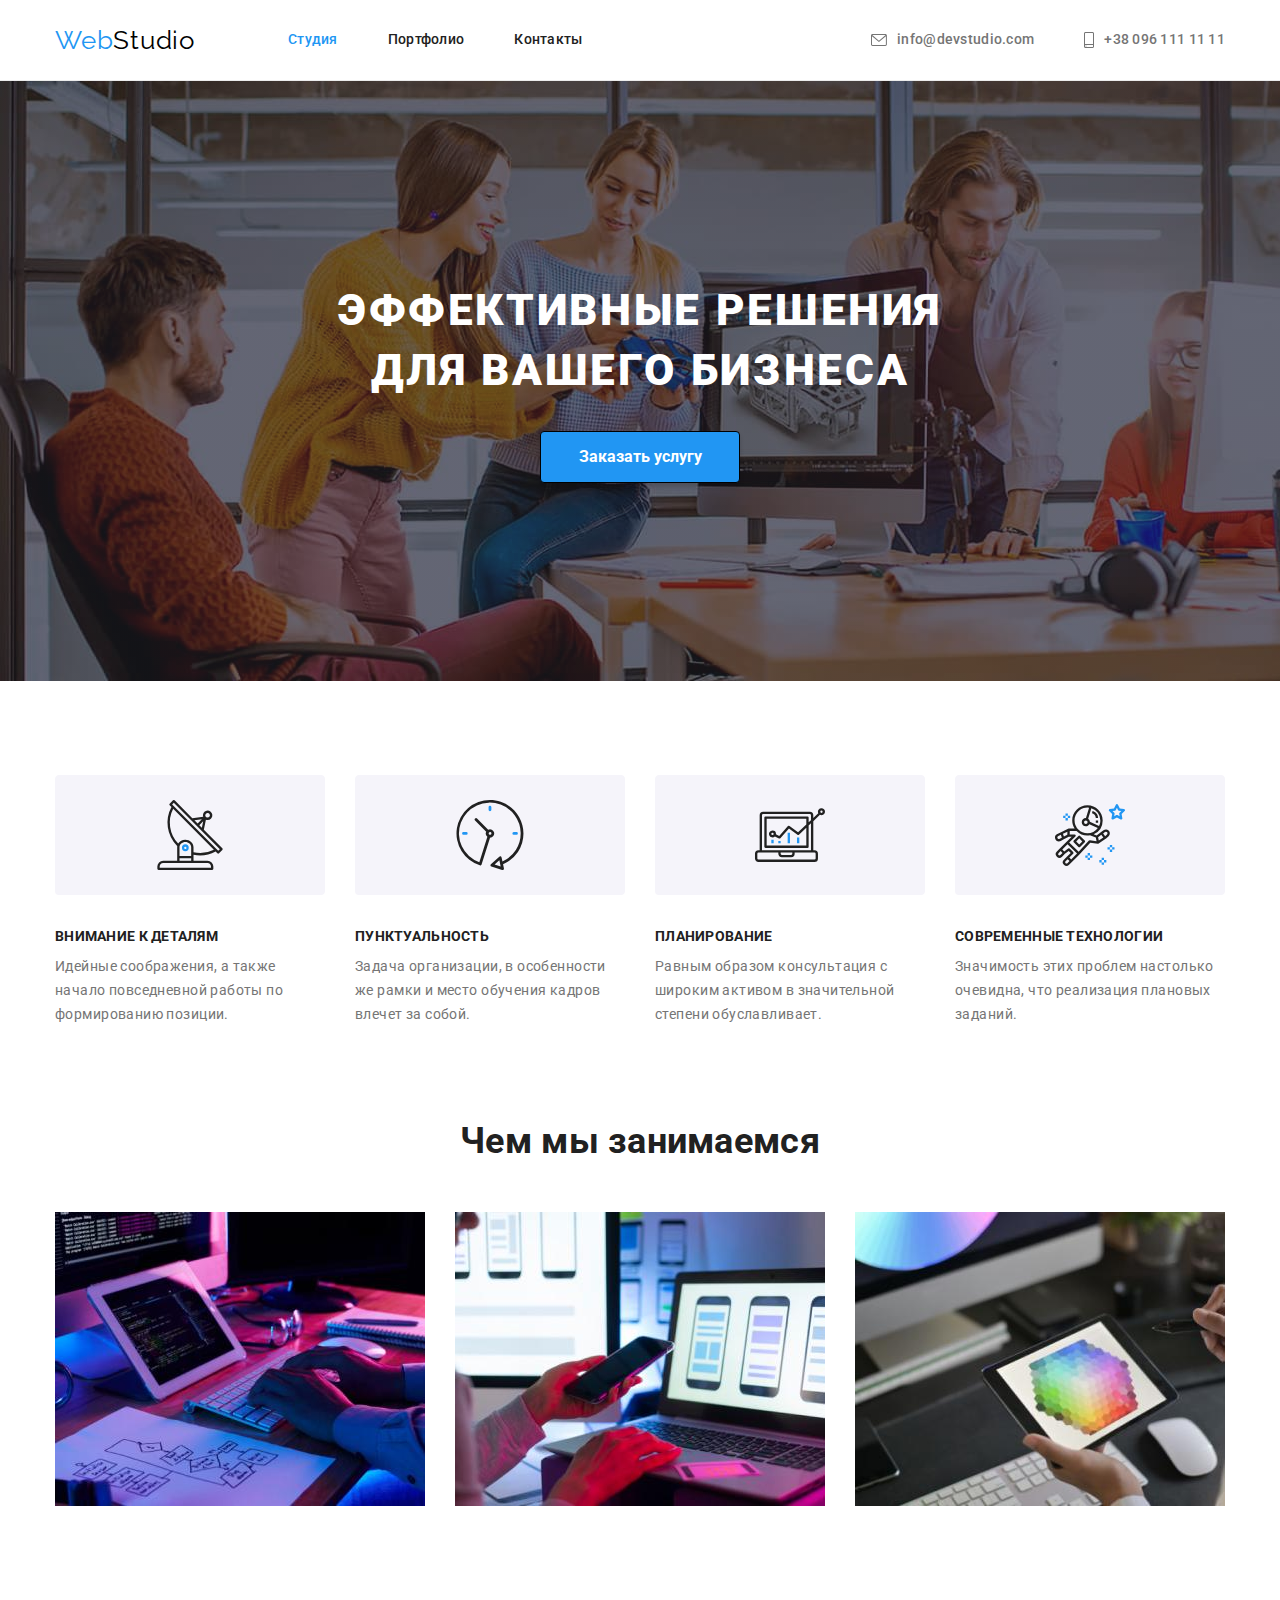
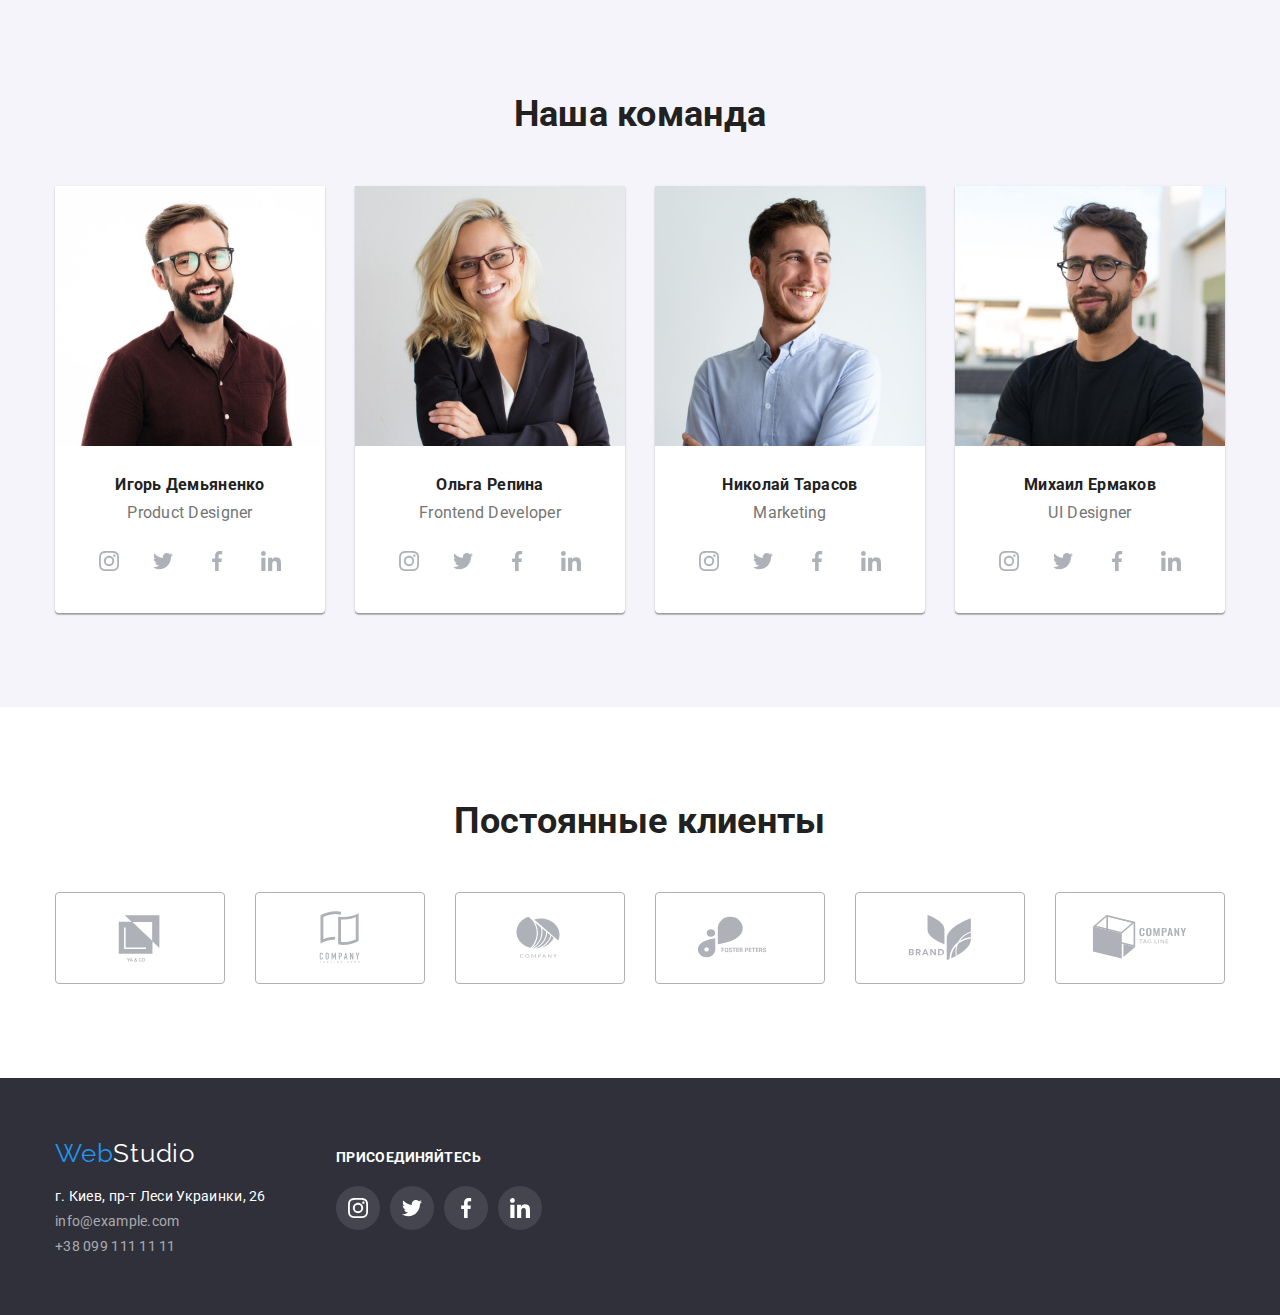
<file: index.html>
<!DOCTYPE html>
<html lang="ru">
  <head>
    <meta charset="UTF-8" />
    <meta http-equiv="X-UA-Compatible" content="IE=edge" />
    <meta name="viewport" content="width=device-width, initial-scale=1.0" />
    <title>Студия</title>

    <link rel="preconnect" href="https://fonts.googleapis.com" />
    <link rel="preconnect" href="https://fonts.gstatic.com" crossorigin />
    <link
      href="https://fonts.googleapis.com/css2?family=Raleway:wght@700&family=Roboto:wght@400;500;700;900&display=swap"
      rel="stylesheet"
    />
    <link
      rel="stylesheet"
      href="https://cdn.jsdelivr.net/npm/modern-normalize@1.1.0/modern-normalize.min.css"
    />

    <link rel="stylesheet" href="./css/styles.css" />
  </head>

  <body>
    <header>
      <div class="container header-container">
        <nav class="navigation-main">
          <a class="logo" lang="en" href="./index.html"
            >Web<span class="logo-black">Studio</span></a
          >
          <ul class="navigation-titles">
            <li class="item"><a href="./index.html" class="link current">Студия</a></li>
            <li class="item"><a href="./portfolio.html" class="link">Портфолио</a></li>
            <li class="item"><a href="" class="link">Контакты</a></li>
          </ul>
        </nav>

        <ul class="contacts-header">
          <li class="contacts email">
            <a href="mailto:info@devstudio.com" class="link email">
              <svg class="icon-header" width="16" height="12">
                <use href="./images/icons.svg#icon-envelope"></use>
              </svg>
              info@devstudio.com</a
            >
          </li>
          <li class="contacts tel">
            <a href="tel:+380961111111" class="link tel">
              <svg class="icon-header" width="10" height="16">
                <use href="./images/icons.svg#icon-smartphone"></use>
              </svg>
              +38 096 111 11 11</a
            >
          </li>
        </ul>
      </div>
    </header>

    <main>
      <section class="hero">
        <div class="container">
          <h1 class="hero-header">
            Эффективные решения <br />
            для вашего бизнеса
          </h1>
          <button type="button" class="hero-button">Заказать услугу</button>
        </div>
      </section>

      <section class="section">
        <div class="container">
          <h2 class="visually-hidden">Особенности</h2>
          <ul class="features">
            <li class="features-list">
              <svg class="icon-features" width="270" height="120">
                <use href="./images/icons.svg#icon-Group-1"></use>
              </svg>
              <h3 class="features-item">Внимание к деталям</h3>
              <p class="features-description">
                Идейные соображения, а также начало повседневной работы по формированию позиции.
              </p>
            </li>
            <li class="features-list">
              <svg class="icon-features" width="270" height="120">
                <use href="./images/icons.svg#icon-Group-2"></use>
              </svg>
              <h3 class="features-item">Пунктуальность</h3>
              <p class="features-description">
                Задача организации, в особенности же рамки и место обучения кадров влечет за собой.
              </p>
            </li>
            <li class="features-list">
              <svg class="icon-features" width="270" height="120">
                <use href="./images/icons.svg#icon-Group-3"></use>
              </svg>
              <h3 class="features-item">Планирование</h3>
              <p class="features-description">
                Равным образом консультация с широким активом в значительной степени обуславливает.
              </p>
            </li>
            <li class="features-list">
              <svg class="icon-features" width="270" height="120">
                <use href="./images/icons.svg#icon-Group-4"></use>
              </svg>
              <h3 class="features-item">Современные технологии</h3>
              <p class="features-description">
                Значимость этих проблем настолько очевидна, что реализация плановых заданий.
              </p>
            </li>
          </ul>

          <h2 class="section-header">Чем мы занимаемся</h2>
          <ul class="work-examples">
            <li class="item">
              <img src="./images/box-1.jpg" alt="Процесс написания кода" width="370" height="294" />
            </li>
            <li class="item">
              <img
                src="./images/box-2.jpg"
                alt="Процесс дизайна мобильного приложения"
                width="370"
                height="294"
              />
            </li>
            <li class="item">
              <img
                src="./images/box-3.jpg"
                alt="Матрица цветов на планшете"
                width="370"
                height="294"
              />
            </li>
          </ul>
        </div>
      </section>

      <section class="section">
        <div class="container">
          <h2 class="section-header">Наша команда</h2>
          <ul class="team">
            <li class="team-member">
              <img
                src="./images/igor-demyanenko.jpg"
                alt="Игорь Демьяненко"
                width="270"
                height="260"
              />
              <div class="team-description">
                <h3 class="team-name">Игорь Демьяненко</h3>
                <p class="team-job">Product Designer</p>
                <ul class="networks">
                  <li class="networks-item">
                    <a href="" class="social-link">
                      <svg class="networks-icon" width="20" height="20">
                        <use href="./images/icons.svg#icon-instagram"></use>
                      </svg>
                    </a>
                  </li>
                  <li class="networks-item">
                    <a href="" class="social-link">
                      <svg class="networks-icon" width="20" height="20">
                        <use href="./images/icons.svg#icon-twitter"></use>
                      </svg>
                    </a>
                  </li>
                  <li class="networks-item">
                    <a href="" class="social-link">
                      <svg class="networks-icon" width="20" height="20">
                        <use href="./images/icons.svg#icon-facebook"></use>
                      </svg>
                    </a>
                  </li>
                  <li class="networks-item">
                    <a href="" class="social-link">
                      <svg class="networks-icon" width="20" height="20">
                        <use href="./images/icons.svg#icon-linkedin"></use>
                      </svg>
                    </a>
                  </li>
                </ul>
              </div>
            </li>
            <li class="team-member">
              <img src="./images/olha-repina.jpg" alt="Ольга Репина" width="270" height="260" />
              <div class="team-description">
                <h3 class="team-name">Ольга Репина</h3>
                <p class="team-job">Frontend Developer</p>
                <ul class="networks">
                  <li class="networks-item">
                    <a href="" class="social-link">
                      <svg class="networks-icon" width="20" height="20">
                        <use href="./images/icons.svg#icon-instagram"></use>
                      </svg>
                    </a>
                  </li>
                  <li class="networks-item">
                    <a href="" class="social-link">
                      <svg class="networks-icon" width="20" height="20">
                        <use href="./images/icons.svg#icon-twitter"></use>
                      </svg>
                    </a>
                  </li>
                  <li class="networks-item">
                    <a href="" class="social-link">
                      <svg class="networks-icon" width="20" height="20">
                        <use href="./images/icons.svg#icon-facebook"></use>
                      </svg>
                    </a>
                  </li>
                  <li class="networks-item">
                    <a href="" class="social-link">
                      <svg class="networks-icon" width="20" height="20">
                        <use href="./images/icons.svg#icon-linkedin"></use>
                      </svg>
                    </a>
                  </li>
                </ul>
              </div>
            </li>
            <li class="team-member">
              <img
                src="./images/nikolay-tarasov.jpg"
                alt="Николай Тарасов"
                width="270"
                height="260"
              />
              <div class="team-description">
                <h3 class="team-name">Николай Тарасов</h3>
                <p class="team-job">Marketing</p>
                <ul class="networks">
                  <li class="networks-item">
                    <a href="" class="social-link">
                      <svg class="networks-icon" width="20" height="20">
                        <use href="./images/icons.svg#icon-instagram"></use>
                      </svg>
                    </a>
                  </li>
                  <li class="networks-item">
                    <a href="" class="social-link">
                      <svg class="networks-icon" width="20" height="20">
                        <use href="./images/icons.svg#icon-twitter"></use>
                      </svg>
                    </a>
                  </li>
                  <li class="networks-item">
                    <a href="" class="social-link">
                      <svg class="networks-icon" width="20" height="20">
                        <use href="./images/icons.svg#icon-facebook"></use>
                      </svg>
                    </a>
                  </li>
                  <li class="networks-item">
                    <a href="" class="social-link">
                      <svg class="networks-icon" width="20" height="20">
                        <use href="./images/icons.svg#icon-linkedin"></use>
                      </svg>
                    </a>
                  </li>
                </ul>
              </div>
            </li>
            <li class="team-member">
              <img
                src="./images/mikhail-ermakov.jpg"
                alt="Михаил Ермаков"
                width="270"
                height="260"
              />
              <div class="team-description">
                <h3 class="team-name">Михаил Ермаков</h3>
                <p class="team-job">UI Designer</p>
                <ul class="networks">
                  <li class="networks-item">
                    <a href="" class="social-link">
                      <svg class="networks-icon" width="20" height="20">
                        <use href="./images/icons.svg#icon-instagram"></use>
                      </svg>
                    </a>
                  </li>
                  <li class="networks-item">
                    <a href="" class="social-link">
                      <svg class="networks-icon" width="20" height="20">
                        <use href="./images/icons.svg#icon-twitter"></use>
                      </svg>
                    </a>
                  </li>
                  <li class="networks-item">
                    <a href="" class="social-link">
                      <svg class="networks-icon" width="20" height="20">
                        <use href="./images/icons.svg#icon-facebook"></use>
                      </svg>
                    </a>
                  </li>
                  <li class="networks-item">
                    <a href="" class="social-link">
                      <svg class="networks-icon" width="20" height="20">
                        <use href="./images/icons.svg#icon-linkedin"></use>
                      </svg>
                    </a>
                  </li>
                </ul>
              </div>
            </li>
          </ul>
        </div>
      </section>

      <section class="section">
        <div class="container">
          <h2 class="section-header">Постоянные клиенты</h2>

          <ul class="clients-list">
            <li class="client">
              <a class="client-link" href="">
                <svg class="client-icon" width="106" height="60">
                  <use href="./images/icons.svg#icon-Client-1"></use>
                </svg>
              </a>
            </li>
            <li class="client">
              <a class="client-link" href="">
                <svg class="client-icon" width="106" height="60">
                  <use href="./images/icons.svg#icon-Client-2"></use>
                </svg>
              </a>
            </li>
            <li class="client">
              <a class="client-link" href="">
                <svg class="client-icon" width="106" height="60">
                  <use href="./images/icons.svg#icon-Client-3"></use>
                </svg>
              </a>
            </li>
            <li class="client">
              <a class="client-link" href="">
                <svg class="client-icon" width="106" height="60">
                  <use href="./images/icons.svg#icon-Client-4"></use>
                </svg>
              </a>
            </li>
            <li class="client">
              <a class="client-link" href="">
                <svg class="client-icon" width="106" height="60">
                  <use href="./images/icons.svg#icon-Client-5"></use>
                </svg>
              </a>
            </li>
            <li class="client">
              <a class="client-link" href="">
                <svg class="client-icon" width="106" height="60">
                  <use href="./images/icons.svg#icon-Client-6"></use>
                </svg>
              </a>
            </li>
          </ul>
        </div>
      </section>
    </main>

    <footer class="footer">
      <div class="container footer-block">
        <div class="contact-data">
          <a class="logo footer-logo" lang="en" href="./index.html"
            >Web<span class="logo-white">Studio</span></a
          >
          <address class="address">
            <p class="physical-address">г. Киев, пр-т Леси Украинки, 26</p>
            <a class="footer-contact email" href="mailto:info@example.com">info@example.com</a>
            <a class="footer-contact" href="tel:+380991111111">+38 099 111 11 11</a>
          </address>
        </div>

        <div class="socials">
          <p class="join">присоединяйтесь</p>
          <ul class="networks">
            <li class="networks-item">
              <a href="" class="social-link-footer">
                <svg class="networks-icon-footer" width="20" height="20">
                  <use href="./images/icons.svg#icon-instagram"></use>
                </svg>
              </a>
            </li>
            <li class="networks-item">
              <a href="" class="social-link-footer">
                <svg class="networks-icon-footer" width="20" height="20">
                  <use href="./images/icons.svg#icon-twitter"></use>
                </svg>
              </a>
            </li>
            <li class="networks-item">
              <a href="" class="social-link-footer">
                <svg class="networks-icon-footer" width="20" height="20">
                  <use href="./images/icons.svg#icon-facebook"></use>
                </svg>
              </a>
            </li>
            <li class="networks-item">
              <a href="" class="social-link-footer">
                <svg class="networks-icon-footer" width="20" height="20">
                  <use href="./images/icons.svg#icon-linkedin"></use>
                </svg>
              </a>
            </li>
          </ul>
        </div>
      </div>
    </footer>
  </body>
</html>
</file>
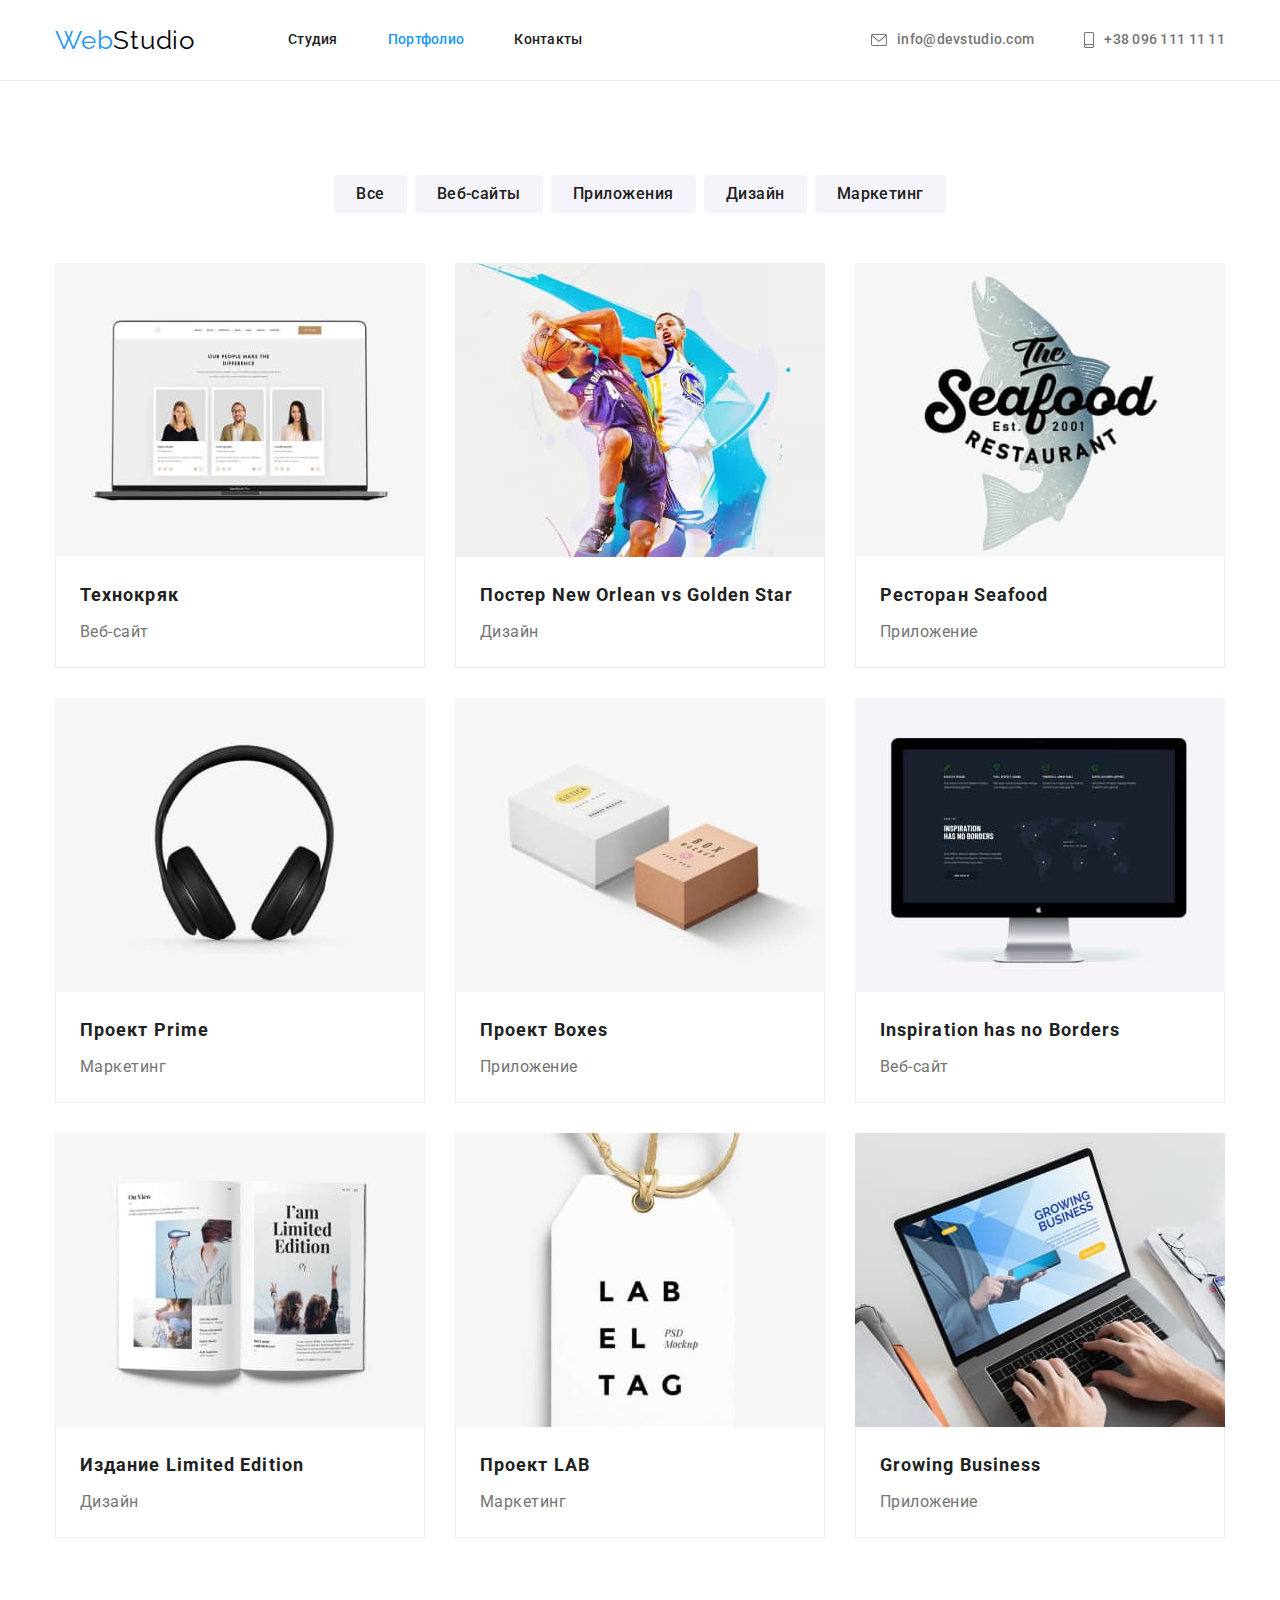
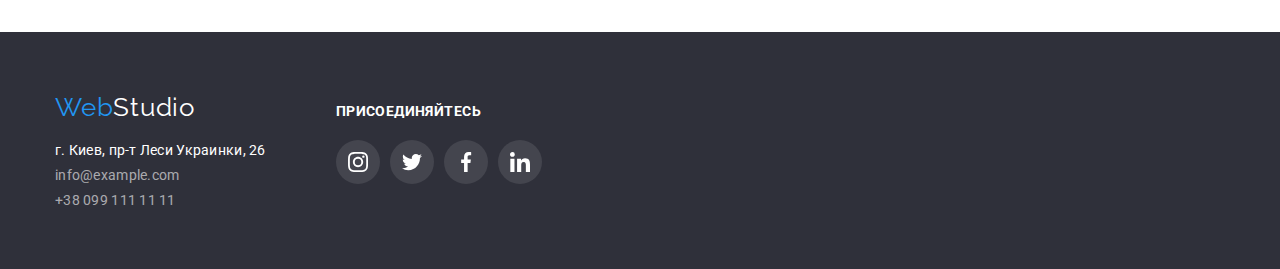
<file: portfolio.html>
<!DOCTYPE html>
<html lang="ru">
  <head>
    <meta charset="UTF-8" />
    <meta http-equiv="X-UA-Compatible" content="IE=edge" />
    <meta name="viewport" content="width=device-width, initial-scale=1.0" />
    <title>Портфолио</title>

    <link rel="preconnect" href="https://fonts.googleapis.com" />
    <link rel="preconnect" href="https://fonts.gstatic.com" crossorigin />
    <link
      href="https://fonts.googleapis.com/css2?family=Raleway:wght@700&family=Roboto:wght@400;500;700;900&display=swap"
      rel="stylesheet"
    />

    <link
      rel="stylesheet"
      href="https://cdn.jsdelivr.net/npm/modern-normalize@1.1.0/modern-normalize.min.css"
    />

    <link rel="stylesheet" href="./css/styles.css" />
  </head>

  <body>
    <header>
      <div class="container header-container">
        <nav class="navigation-main">
          <a class="logo" lang="en" href="./index.html"
            >Web<span class="logo-black">Studio</span></a
          >
          <ul class="navigation-titles">
            <li class="item"><a href="./index.html" class="link">Студия</a></li>
            <li class="item"><a href="./portfolio.html" class="link current">Портфолио</a></li>
            <li class="item"><a href="" class="link">Контакты</a></li>
          </ul>
        </nav>

        <ul class="contacts-header">
          <li class="contacts email">
            <a href="mailto:info@devstudio.com" class="link email">
              <svg class="icon-header" width="16" height="12">
                <use href="./images/icons.svg#icon-envelope"></use>
              </svg>
              info@devstudio.com</a
            >
          </li>
          <li class="contacts tel">
            <a href="tel:+380961111111" class="link tel">
              <svg class="icon-header" width="10" height="16">
                <use href="./images/icons.svg#icon-smartphone"></use>
              </svg>
              +38 096 111 11 11</a
            >
          </li>
        </ul>
      </div>
    </header>

    <main>
      <section class="section">
        <div class="container">
          <h1 class="visually-hidden">Портфолио</h1>
          <ul class="filter">
            <li><button type="button" class="portfolio-button">Все</button></li>
            <li><button type="button" class="portfolio-button">Веб-сайты</button></li>
            <li><button type="button" class="portfolio-button">Приложения</button></li>
            <li><button type="button" class="portfolio-button">Дизайн</button></li>
            <li><button type="button" class="portfolio-button">Маркетинг</button></li>
          </ul>

          <ul class="projects">
            <li class="projects-item">
              <img
                class="projects-img"
                src="./images/portfolio/technokryak.jpg"
                alt="Экран ноутбука"
                width="370"
                height="294"
              />
              <div class="project-text">
                <h3 class="project-name">Технокряк</h3>
                <p class="project-description">Веб-сайт</p>
              </div>
            </li>
            <li class="projects-item">
              <img
                class="projects-img"
                src="./images/portfolio/new-orlean.jpg"
                alt="Баскетболисты"
                width="370"
                height="294"
              />
              <div class="project-text">
                <h3 class="project-name">Постер New Orlean vs Golden Star</h3>
                <p class="project-description">Дизайн</p>
              </div>
            </li>
            <li class="projects-item">
              <img
                class="projects-img"
                src="./images/portfolio/seafood.jpg"
                alt="Логотип рыбного ресторана"
                width="370"
                height="294"
              />
              <div class="project-text">
                <h3 class="project-name">Ресторан Seafood</h3>
                <p class="project-description">Приложение</p>
              </div>
            </li>
            <li class="projects-item">
              <img
                class="projects-img"
                src="./images/portfolio/prime.jpg"
                alt="Наушники"
                width="370"
                height="294"
              />
              <div class="project-text">
                <h3 class="project-name">Проект Prime</h3>
                <p class="project-description">Маркетинг</p>
              </div>
            </li>
            <li class="projects-item">
              <img
                class="projects-img"
                src="./images/portfolio/boxes.jpg"
                alt="Коробочки"
                width="370"
                height="294"
              />
              <div class="project-text">
                <h3 class="project-name">Проект Boxes</h3>
                <p class="project-description">Приложение</p>
              </div>
            </li>
            <li class="projects-item">
              <img
                class="projects-img"
                src="./images/portfolio/inspiration.jpg"
                alt="Монитор с темной темой"
                width="370"
                height="294"
              />
              <div class="project-text">
                <h3 class="project-name">Inspiration has no Borders</h3>
                <p class="project-description">Веб-сайт</p>
              </div>
            </li>
            <li class="projects-item">
              <img
                class="projects-img"
                src="./images/portfolio/limited-edition.jpg"
                alt="Разворот журнала"
                width="370"
                height="294"
              />
              <div class="project-text">
                <h3 class="project-name">Издание Limited Edition</h3>
                <p class="project-description">Дизайн</p>
              </div>
            </li>
            <li class="projects-item">
              <img
                class="projects-img"
                src="./images/portfolio/lab.jpg"
                alt="Бирка"
                width="370"
                height="294"
              />
              <div class="project-text">
                <h3 class="project-name">Проект LAB</h3>
                <p class="project-description">Маркетинг</p>
              </div>
            </li>
            <li class="projects-item">
              <img
                class="projects-img"
                src="./images/portfolio/growing-business.jpg"
                alt="Работа за компьютером"
                width="370"
                height="294"
              />
              <div class="project-text">
                <h3 class="project-name">Growing Business</h3>
                <p class="project-description">Приложение</p>
              </div>
            </li>
          </ul>
        </div>
      </section>
    </main>

    <footer class="footer">
      <div class="container footer-block">
        <div class="contact-data">
          <a class="logo footer-logo" lang="en" href="./index.html"
            >Web<span class="logo-white">Studio</span></a
          >
          <address class="address">
            <p class="physical-address">г. Киев, пр-т Леси Украинки, 26</p>
            <a class="footer-contact email" href="mailto:info@example.com">info@example.com</a>
            <a class="footer-contact" href="tel:+380991111111">+38 099 111 11 11</a>
          </address>
        </div>

        <div class="socials">
          <p class="join">присоединяйтесь</p>
          <ul class="networks">
            <li class="networks-item">
              <a href="" class="social-link-footer">
                <svg class="networks-icon-footer" width="20" height="20">
                  <use href="./images/icons.svg#icon-instagram"></use>
                </svg>
              </a>
            </li>
            <li class="networks-item">
              <a href="" class="social-link-footer">
                <svg class="networks-icon-footer" width="20" height="20">
                  <use href="./images/icons.svg#icon-twitter"></use>
                </svg>
              </a>
            </li>
            <li class="networks-item">
              <a href="" class="social-link-footer">
                <svg class="networks-icon-footer" width="20" height="20">
                  <use href="./images/icons.svg#icon-facebook"></use>
                </svg>
              </a>
            </li>
            <li class="networks-item">
              <a href="" class="social-link-footer">
                <svg class="networks-icon-footer" width="20" height="20">
                  <use href="./images/icons.svg#icon-linkedin"></use>
                </svg>
              </a>
            </li>
          </ul>
        </div>
      </div>
    </footer>
  </body>
</html>
</file>
<file: css/styles.css>
/* Стили для index.html */
:root {
  --main-text-color: #757575;
  --header-text-color: #212121;
  --logo-black-text-color: #000000;
  --accent-color: #2196f3;
  --invert-text-color: #ffffff;
  --background-color: #2f303a;
  --button-background: #f5f4fa;
  --icon-basic-color: #afb1b8;
}

html {
  box-sizing: border-box;
}
*,
*::before,
*::after {
  box-sizing: inherit;
}

body {
  background-color: #ffffff;
  color: var(--main-text-color);
  font-family: 'Roboto', sans-serif;
  font-style: normal;
  font-size: 14px;
  line-height: 1.14;
  letter-spacing: 0.02em;
}

ul {
  list-style: none;
  margin-top: 0;
  margin-bottom: 0;
  padding: 0;
}
a {
  text-decoration: none;
  color: var(--header-text-color);
}
h1,
h2,
h3,
p {
  margin-top: 0;
  margin-bottom: 0;
}
img {
  display: block;
}
header {
  border-bottom: 1px solid #ececec;
}
.container {
  width: 1200px;
  padding-left: 15px;
  padding-right: 15px;
  margin-left: auto;
  margin-right: auto;
}
.section {
  padding-top: 94px;
  padding-bottom: 94px;
}
.visually-hidden {
  position: absolute;
  width: 1px;
  height: 1px;
  margin: -1px;
  border: 0;
  padding: 0;
  white-space: nowrap;
  clip-path: inset(100%);
  clip: rect(0 0 0 0);
  overflow: hidden;
}
.container.header-container {
  display: flex;
  align-items: center;
}
.logo {
  margin-right: 93px;

  font-family: 'Raleway', sans-serif;
  font-size: 26px;
  line-height: 1.19;
  letter-spacing: 0.03em;
  color: var(--accent-color);
}
.logo .logo-black {
  color: var(--logo-black-text-color);
}
.logo .logo-white {
  color: var(--invert-text-color);
}
.navigation-main {
  display: flex;
  align-items: center;
}
.navigation-titles .link.current {
  color: var(--accent-color);
}
.navigation-titles {
  display: flex;
  align-items: center;
  font-weight: 500;
}
.navigation-titles .item:not(:last-child) {
  margin-right: 50px;
}
.navigation-titles .item {
  display: block;
}
.navigation-titles .link {
  display: block;
  padding: 32px 0;
}
.navigation-titles .link:hover,
.navigation-titles .link:focus {
  color: var(--accent-color);
}
.contacts-header {
  display: flex;
  align-items: center;
  margin-left: auto;
}
.contacts-header .contacts + .contacts {
  margin-left: 50px;
}
.contacts {
  display: flex;
  align-items: center;
}
.contacts .link {
  display: flex;
  align-items: center;
  padding: 32px 0;
  color: var(--main-text-color);
  font-weight: 500;
}
.contacts .link:hover,
.contacts .link:focus {
  color: var(--accent-color);
}
.icon-header {
  margin-right: 10px;
  fill: var(--main-text-color);
}
.contacts .link:hover .icon-header {
  fill: var(--accent-color);
}

.hero {
  height: 600px;
  max-width: 1600px;
  padding-top: 200px;
  padding-bottom: 200px;
  background-color: var(--background-color);
  background-image: linear-gradient(to right, rgba(47, 48, 58, 0.4), rgba(47, 48, 58, 0.4)),
    url(../images/hero-img.jpg);
  text-align: center;
  margin-left: auto;
  margin-right: auto;
}
.hero-header {
  margin-bottom: 30px;

  color: var(--invert-text-color);
  font-weight: 900;
  font-size: 44px;
  line-height: 1.36;
  letter-spacing: 0.06em;
  text-transform: uppercase;
}
.hero-button {
  display: inline-block;
  justify-content: center;
  text-align: center;
  min-width: 200px;
  min-height: 50px;
  padding: 10px 32px;
  border-radius: 4px;
  border: 1px solid var(--logo-black-text-color);
  box-sizing: border-box;
  box-shadow: 0px 4px 4px rgba(0, 0, 0, 0.15);

  background-color: var(--accent-color);
  color: var(--invert-text-color);
  font-weight: 700;
  font-size: 16px;
  line-height: 1.875;
  cursor: pointer;
}
.features {
  display: flex;
  margin-bottom: 94px;
}
.features-list {
  margin-right: 30px;
  width: calc((100% - 90px) / 4);
}
.features-list:nth-child(4) {
  margin-right: 0;
}
.features-item {
  margin-bottom: 10px;
  text-transform: uppercase;
  color: var(--header-text-color);
  font-size: 14px;
}
.features-description {
  line-height: 1.71;
  letter-spacing: 0.03em;
}
.icon-features {
  margin-bottom: 30px;
}
.work-examples {
  display: flex;
  justify-content: center;
}
.work-examples .item {
  margin-right: 30px;
}
.work-examples .item:nth-child(3) {
  margin-right: 0;
}
.section-header {
  margin-bottom: 50px;

  color: var(--header-text-color);
  font-size: 36px;
  line-height: 1.16;
  text-align: center;
}
.section:nth-child(3) {
  background-color: var(--button-background);
}
.team {
  display: flex;
  justify-content: center;
  text-align: center;
}
.team-description {
  padding: 30px 0;
}
.team-member {
  margin-right: 30px;
  background-color: var(--invert-text-color);
  box-shadow: 0px 1px 3px rgba(0, 0, 0, 0.12), 0px 1px 1px rgba(0, 0, 0, 0.14),
    0px 2px 1px rgba(0, 0, 0, 0.2);
  border-radius: 0px 0px 4px 4px;
}
.team-member:nth-child(4) {
  margin-right: 0;
}
.team-name {
  margin-bottom: 10px;
  font-size: 16px;
  color: var(--header-text-color);
}
.team-job {
  font-size: 16px;
  color: var(--main-text-color);
}
.networks {
  display: flex;
  justify-content: center;
  margin-top: 16px;
}
.networks-item:not(:last-child) {
  margin-right: 10px;
}
.networks-icon {
  background-size: contain;
  fill: var(--icon-basic-color);
}
.networks-icon:hover {
  fill: var(--invert-text-color);
}
.social-link {
  display: flex;
  justify-content: center;
  align-items: center;
  width: 44px;
  height: 44px;
  border-radius: 50%;
}
.social-link:hover,
.social-link:focus {
  background-color: var(--accent-color);
}
.social-link:hover .networks-icon {
  fill: var(--invert-text-color);
}
.social-link:focus .networks-icon {
  fill: var(--invert-text-color);
}
.clients-list {
  display: flex;
  justify-content: center;
  align-items: center;
  margin-top: 50px;
}
.client:not(:last-child) {
  margin-right: 30px;
}
.client-link {
  display: flex;
  justify-content: center;
  align-items: center;
  width: 170px;
  height: 92px;
  border: 1px solid var(--icon-basic-color);
  border-radius: 4px;
}
.client-link:hover,
.client-link:focus {
  border: 1px solid var(--accent-color);
  border-radius: 4px;
}
.client-link:hover .client-icon {
  fill: var(--accent-color);
}
.client-link:focus .client-icon {
  fill: var(--accent-color);
}
.client-icon {
  fill: var(--icon-basic-color);
}

.footer {
  padding-top: 60px;
  padding-bottom: 60px;
  background-color: var(--background-color);
}
.footer-block {
  display: flex;
  align-items: baseline;
}
.logo.footer-logo {
  margin-right: 0;
}
.address {
  margin-top: 20px;
  font-style: normal;
}
.physical-address {
  margin-bottom: 9px;
  color: var(--invert-text-color);
}
.footer-contact {
  color: rgba(255, 255, 255, 0.6);
  font-style: normal;
}
.footer-contact.email {
  display: block;
  margin-bottom: 9px;
}
.socials {
  margin-left: 70px;
}
.join {
  margin-bottom: 20px;
  font-weight: 700;
  font-size: 14px;
  line-height: 1.14;
  letter-spacing: 0.03em;
  text-transform: uppercase;
  color: var(--invert-text-color);
}
.footer-link {
  display: flex;
  width: 44px;
  height: 44px;
}
.networks-icon-footer {
  fill: var(--invert-text-color);
}
.social-link-footer {
  display: flex;
  justify-content: center;
  align-items: center;
  width: 44px;
  height: 44px;
  border-radius: 50%;
  background-color: rgba(255, 255, 255, 0.1);
}
.social-link-footer:hover,
.social-link-footer:focus {
  background-color: var(--accent-color);
}

/* Стили для portfolio.html */
.filter {
  display: flex;
  justify-content: center;
  margin-bottom: 50px;
}
.filter > li:not(:last-child) {
  margin-right: 8px;
}
.portfolio-button {
  padding: 6px 22px;
  cursor: pointer;
  font-size: 16px;
  font-weight: 500;
  line-height: 1.625;
  letter-spacing: 0.03em;
  color: var(--header-text-color);
  background-color: var(--button-background);
  border-radius: 4px;
  border: transparent;
}
.filter > .portfolio-button:not(last-child) {
  margin-right: 8px;
}
.portfolio-button:focus,
.portfolio-button:hover {
  color: var(--invert-text-color);
  background-color: var(--accent-color);
  filter: drop-shadow(0px 4px 4px rgba(0, 0, 0, 0.25));
}
.projects {
  display: flex;
  flex-wrap: wrap;
  justify-content: center;
}
.projects-item {
  width: 370px;
  margin-right: 30px;
  margin-bottom: 30px;
}
.projects-item:hover {
  box-shadow: 0px 1px 1px rgba(0, 0, 0, 0.12), 0px 4px 4px rgba(0, 0, 0, 0.06),
    1px 4px 6px rgba(0, 0, 0, 0.16);
}
.projects-item:nth-child(3n) {
  margin-right: 0;
}
.projects-item:nth-last-child(-n + 3) {
  margin-bottom: 0;
}
.project-name {
  margin-bottom: 4px;
  color: var(--header-text-color);
  font-size: 18px;
  line-height: 2;
  letter-spacing: 0.06em;
}
.project-description {
  font-size: 16px;
  line-height: 1.875;
  letter-spacing: 0.03em;
}
.project-text {
  padding: 20px 24px;
  border-bottom: 1px solid #eeeeee;
  border-left: 1px solid #eeeeee;
  border-right: 1px solid #eeeeee;
}
</file>
